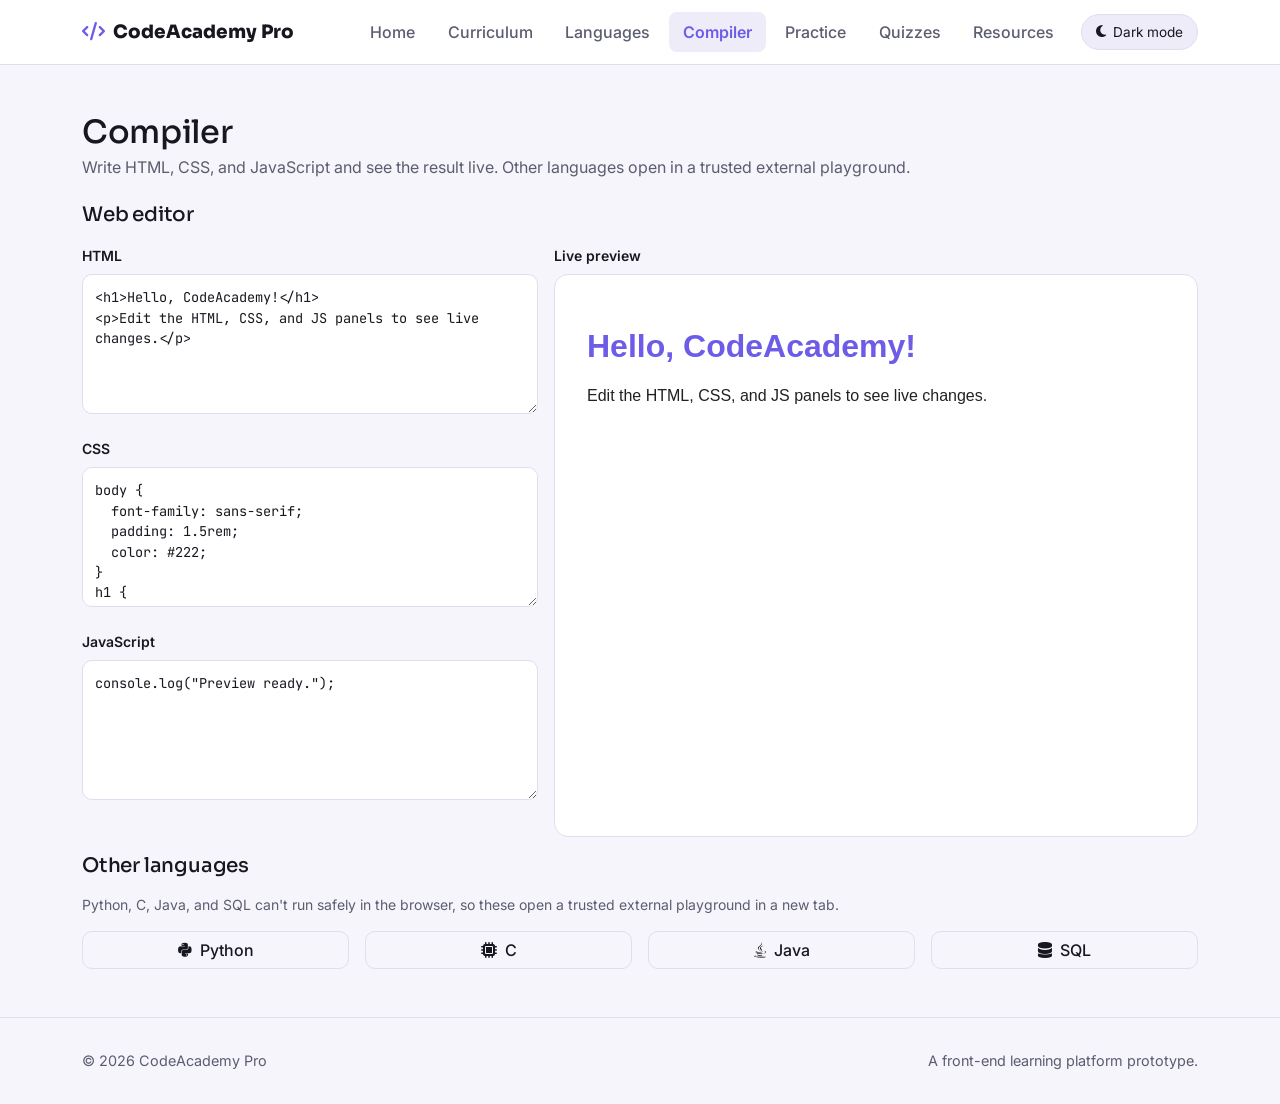
<file: compiler.html>
<!DOCTYPE html>
<html lang="en">
<head>
<meta charset="UTF-8">
<meta name="viewport" content="width=device-width, initial-scale=1.0">
<title>Compiler — CodeAcademy Pro</title>
<script>
  (function () {
    try {
      var theme = JSON.parse(localStorage.getItem('cap_theme')) || 'light';
      document.documentElement.setAttribute('data-theme', theme);
    } catch (e) { document.documentElement.setAttribute('data-theme', 'light'); }
  })();
</script>
<link rel="stylesheet" href="https://cdn.jsdelivr.net/npm/bootstrap@5.3.3/dist/css/bootstrap.min.css">
<link rel="stylesheet" href="https://cdnjs.cloudflare.com/ajax/libs/font-awesome/6.5.2/css/all.min.css">
<link rel="stylesheet" href="css/themes.css">
<link rel="stylesheet" href="css/main.css">
<link rel="stylesheet" href="css/responsive.css">
</head>
<body>
<a href="#mainContent" class="cap-skip-link">Skip to main content</a>

<nav class="navbar navbar-expand-lg cap-navbar">
  <div class="container">
    <a class="navbar-brand" href="index.html"><i class="fa-solid fa-code" aria-hidden="true"></i> CodeAcademy Pro</a>
    <button class="navbar-toggler" type="button" data-bs-toggle="collapse" data-bs-target="#mainNavbar" aria-controls="mainNavbar" aria-expanded="false" aria-label="Toggle navigation">
      <span class="navbar-toggler-icon"></span>
    </button>
    <div class="collapse navbar-collapse" id="mainNavbar">
      <ul class="navbar-nav ms-auto align-items-lg-center gap-lg-1">
        <li class="nav-item"><a class="nav-link" href="index.html">Home</a></li>
        <li class="nav-item"><a class="nav-link" href="curriculum.html">Curriculum</a></li>
        <li class="nav-item"><a class="nav-link" href="languages.html">Languages</a></li>
        <li class="nav-item"><a class="nav-link" href="compiler.html">Compiler</a></li>
        <li class="nav-item"><a class="nav-link" href="practice.html">Practice</a></li>
        <li class="nav-item"><a class="nav-link" href="quiz.html">Quizzes</a></li>
        <li class="nav-item"><a class="nav-link" href="resources.html">Resources</a></li>
        <li class="nav-item ms-lg-2 mt-2 mt-lg-0">
          <button class="cap-theme-toggle" type="button" data-theme-toggle aria-label="Toggle dark mode">
            <i class="fa-solid fa-moon" data-theme-icon aria-hidden="true"></i>
            <span data-theme-label>Dark mode</span>
          </button>
        </li>
      </ul>
    </div>
  </div>
</nav>

<main id="mainContent" class="py-5">
  <div class="container">
    <header class="mb-4">
      <h1 class="h2 mb-1">Compiler</h1>
      <p class="cap-muted">Write HTML, CSS, and JavaScript and see the result live. Other languages open in a trusted external playground.</p>
    </header>

    <section class="mb-5">
      <h2 class="h5 mb-3">Web editor</h2>
      <div class="row g-3">
        <div class="col-lg-5">
          <div class="cap-editor-panel mb-3">
            <label for="editorHtml" class="form-label small fw-semibold">HTML</label>
            <textarea id="editorHtml" aria-label="HTML editor"></textarea>
          </div>
          <div class="cap-editor-panel mb-3">
            <label for="editorCss" class="form-label small fw-semibold">CSS</label>
            <textarea id="editorCss" aria-label="CSS editor"></textarea>
          </div>
          <div class="cap-editor-panel">
            <label for="editorJs" class="form-label small fw-semibold">JavaScript</label>
            <textarea id="editorJs" aria-label="JavaScript editor"></textarea>
          </div>
        </div>
        <div class="col-lg-7">
          <label class="form-label small fw-semibold" for="editorPreview">Live preview</label>
          <iframe id="editorPreview" class="cap-editor-preview" title="Live code preview" sandbox="allow-scripts"></iframe>
        </div>
      </div>
    </section>

    <section>
      <h2 class="h5 mb-3">Other languages</h2>
      <p class="cap-muted small mb-3">Python, C, Java, and SQL can't run safely in the browser, so these open a trusted external playground in a new tab.</p>
      <div class="row g-3">
        <div class="col-6 col-md-3">
          <a href="#" class="btn cap-btn-outline w-100" data-external-compiler="python"><i class="fa-brands fa-python me-1" aria-hidden="true"></i> Python</a>
        </div>
        <div class="col-6 col-md-3">
          <a href="#" class="btn cap-btn-outline w-100" data-external-compiler="c"><i class="fa-solid fa-microchip me-1" aria-hidden="true"></i> C</a>
        </div>
        <div class="col-6 col-md-3">
          <a href="#" class="btn cap-btn-outline w-100" data-external-compiler="java"><i class="fa-brands fa-java me-1" aria-hidden="true"></i> Java</a>
        </div>
        <div class="col-6 col-md-3">
          <a href="#" class="btn cap-btn-outline w-100" data-external-compiler="sql"><i class="fa-solid fa-database me-1" aria-hidden="true"></i> SQL</a>
        </div>
      </div>
    </section>
  </div>
</main>

<footer class="cap-footer">
  <div class="container d-flex flex-wrap justify-content-between gap-2">
    <span>© 2026 CodeAcademy Pro</span>
    <span class="cap-muted">A front-end learning platform prototype.</span>
  </div>
</footer>

<div id="capToastContainer" class="toast-container position-fixed bottom-0 end-0 p-3" style="z-index: 1080;"></div>

<script src="https://cdn.jsdelivr.net/npm/bootstrap@5.3.3/dist/js/bootstrap.bundle.min.js"></script>
<script type="module">
  import { initNavbar } from './js/ui/navbar.js';
  import { initTheme } from './js/ui/theme.js';
  import { initCompilerPage } from './js/pages/compiler.js';

  initNavbar();
  initTheme();
  initCompilerPage();
</script>
</body>
</html>
</file>
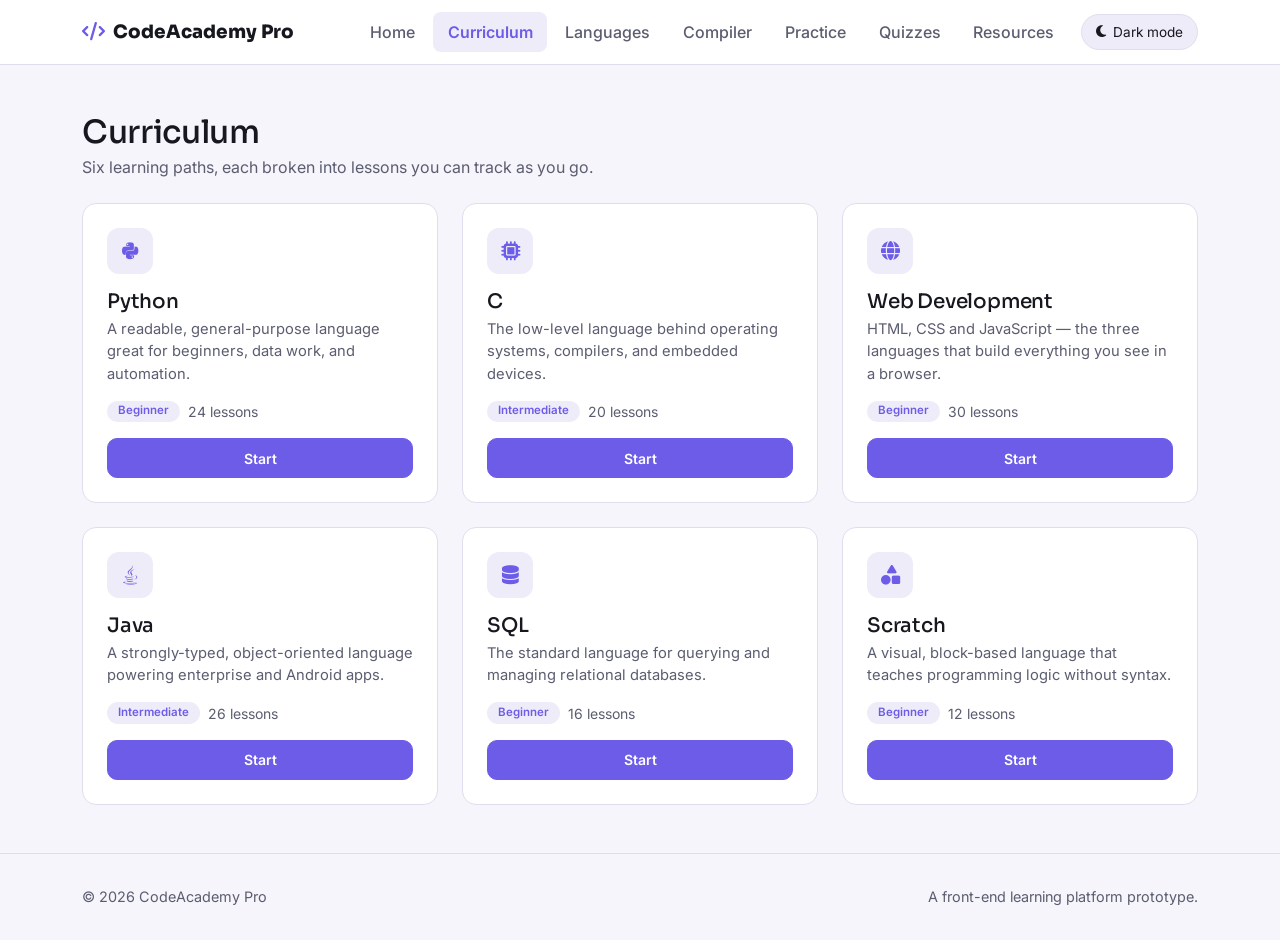
<file: curriculum.html>
<!DOCTYPE html>
<html lang="en">
<head>
<meta charset="UTF-8">
<meta name="viewport" content="width=device-width, initial-scale=1.0">
<title>Curriculum — CodeAcademy Pro</title>
<script>
  (function () {
    try {
      var theme = JSON.parse(localStorage.getItem('cap_theme')) || 'light';
      document.documentElement.setAttribute('data-theme', theme);
    } catch (e) { document.documentElement.setAttribute('data-theme', 'light'); }
  })();
</script>
<link rel="stylesheet" href="https://cdn.jsdelivr.net/npm/bootstrap@5.3.3/dist/css/bootstrap.min.css">
<link rel="stylesheet" href="https://cdnjs.cloudflare.com/ajax/libs/font-awesome/6.5.2/css/all.min.css">
<link rel="stylesheet" href="css/themes.css">
<link rel="stylesheet" href="css/main.css">
<link rel="stylesheet" href="css/responsive.css">
</head>
<body>
<a href="#mainContent" class="cap-skip-link">Skip to main content</a>

<nav class="navbar navbar-expand-lg cap-navbar">
  <div class="container">
    <a class="navbar-brand" href="index.html"><i class="fa-solid fa-code" aria-hidden="true"></i> CodeAcademy Pro</a>
    <button class="navbar-toggler" type="button" data-bs-toggle="collapse" data-bs-target="#mainNavbar" aria-controls="mainNavbar" aria-expanded="false" aria-label="Toggle navigation">
      <span class="navbar-toggler-icon"></span>
    </button>
    <div class="collapse navbar-collapse" id="mainNavbar">
      <ul class="navbar-nav ms-auto align-items-lg-center gap-lg-1">
        <li class="nav-item"><a class="nav-link" href="index.html">Home</a></li>
        <li class="nav-item"><a class="nav-link" href="curriculum.html">Curriculum</a></li>
        <li class="nav-item"><a class="nav-link" href="languages.html">Languages</a></li>
        <li class="nav-item"><a class="nav-link" href="compiler.html">Compiler</a></li>
        <li class="nav-item"><a class="nav-link" href="practice.html">Practice</a></li>
        <li class="nav-item"><a class="nav-link" href="quiz.html">Quizzes</a></li>
        <li class="nav-item"><a class="nav-link" href="resources.html">Resources</a></li>
        <li class="nav-item ms-lg-2 mt-2 mt-lg-0">
          <button class="cap-theme-toggle" type="button" data-theme-toggle aria-label="Toggle dark mode">
            <i class="fa-solid fa-moon" data-theme-icon aria-hidden="true"></i>
            <span data-theme-label>Dark mode</span>
          </button>
        </li>
      </ul>
    </div>
  </div>
</nav>

<main id="mainContent" class="py-5">
  <div class="container">
    <header class="mb-4">
      <h1 class="h2 mb-1">Curriculum</h1>
      <p class="cap-muted">Six learning paths, each broken into lessons you can track as you go.</p>
    </header>
    <div class="row g-4" id="curriculumGrid"></div>
  </div>
</main>

<footer class="cap-footer">
  <div class="container d-flex flex-wrap justify-content-between gap-2">
    <span>© 2026 CodeAcademy Pro</span>
    <span class="cap-muted">A front-end learning platform prototype.</span>
  </div>
</footer>

<div id="capToastContainer" class="toast-container position-fixed bottom-0 end-0 p-3" style="z-index: 1080;"></div>

<script src="https://cdn.jsdelivr.net/npm/bootstrap@5.3.3/dist/js/bootstrap.bundle.min.js"></script>
<script type="module">
  import { initNavbar } from './js/ui/navbar.js';
  import { initTheme } from './js/ui/theme.js';
  import { initCurriculumPage } from './js/pages/curriculum.js';

  initNavbar();
  initTheme();
  initCurriculumPage();
</script>
</body>
</html>
</file>
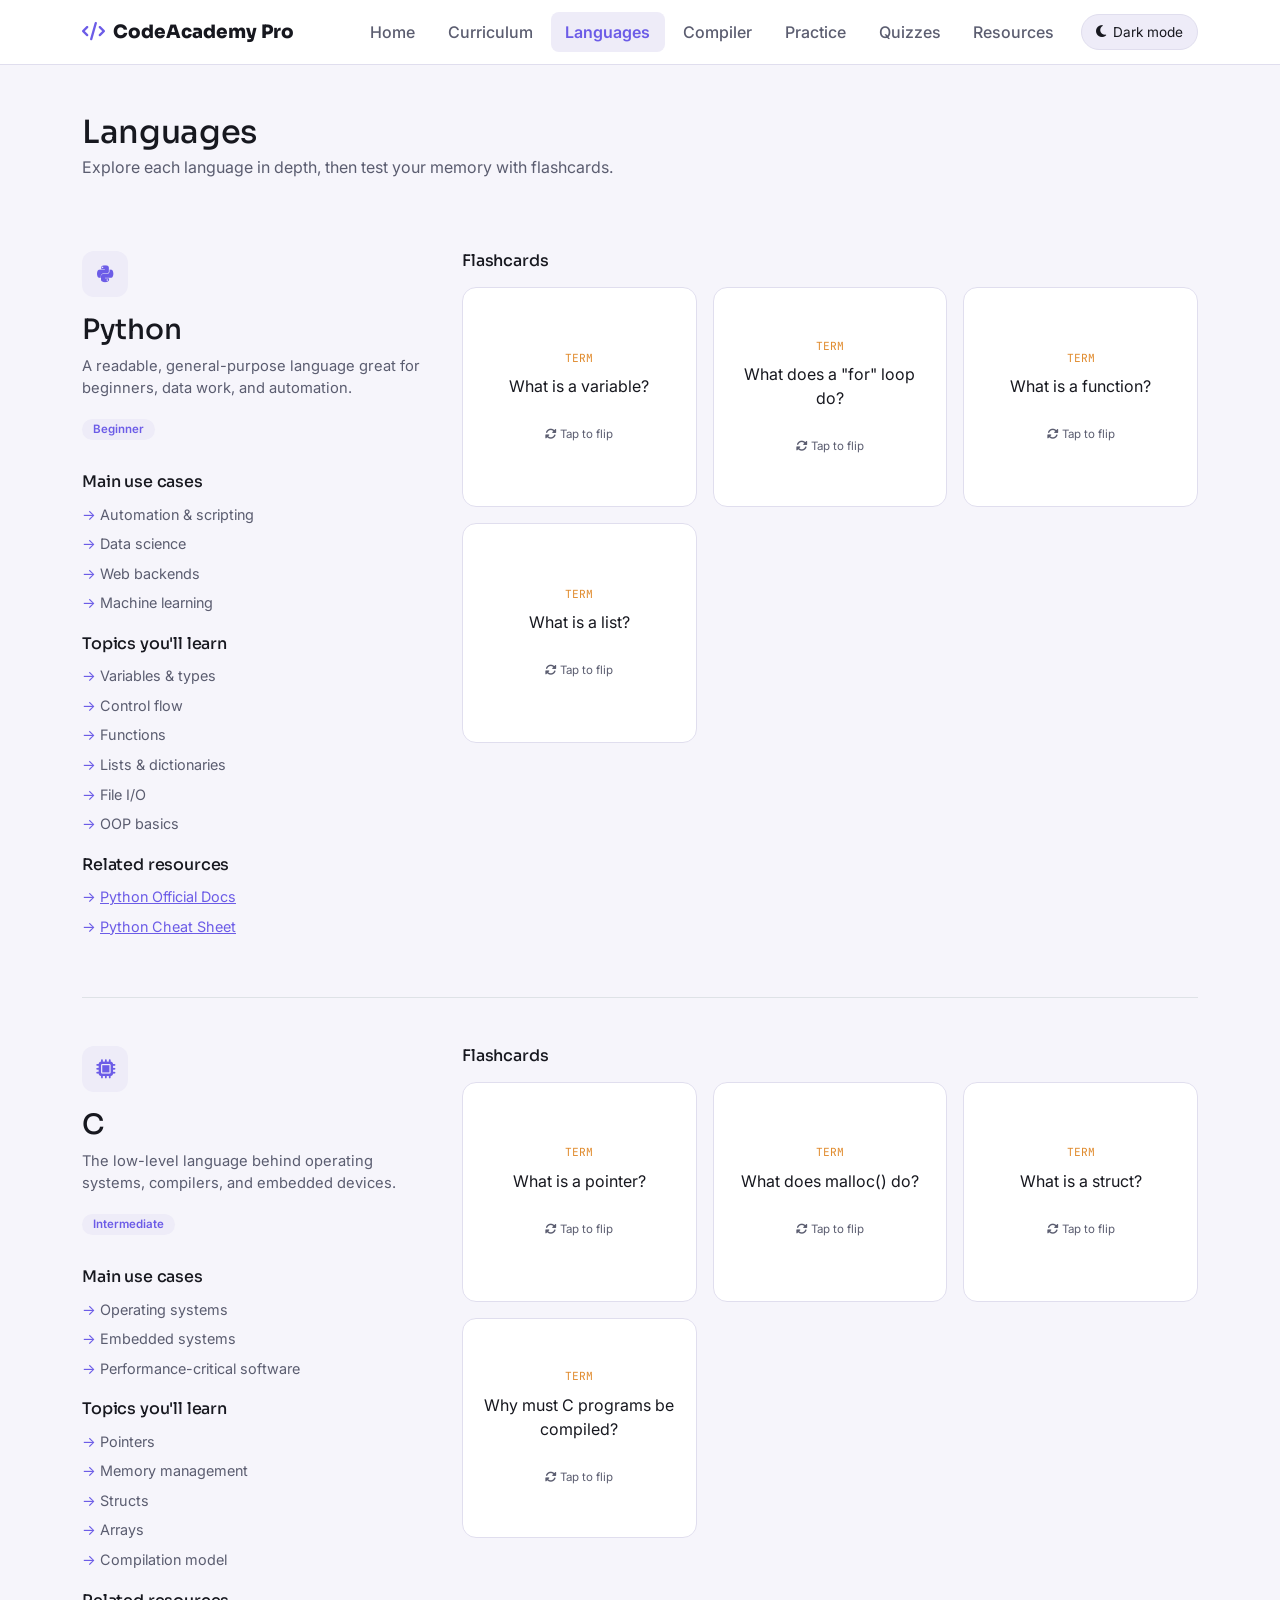
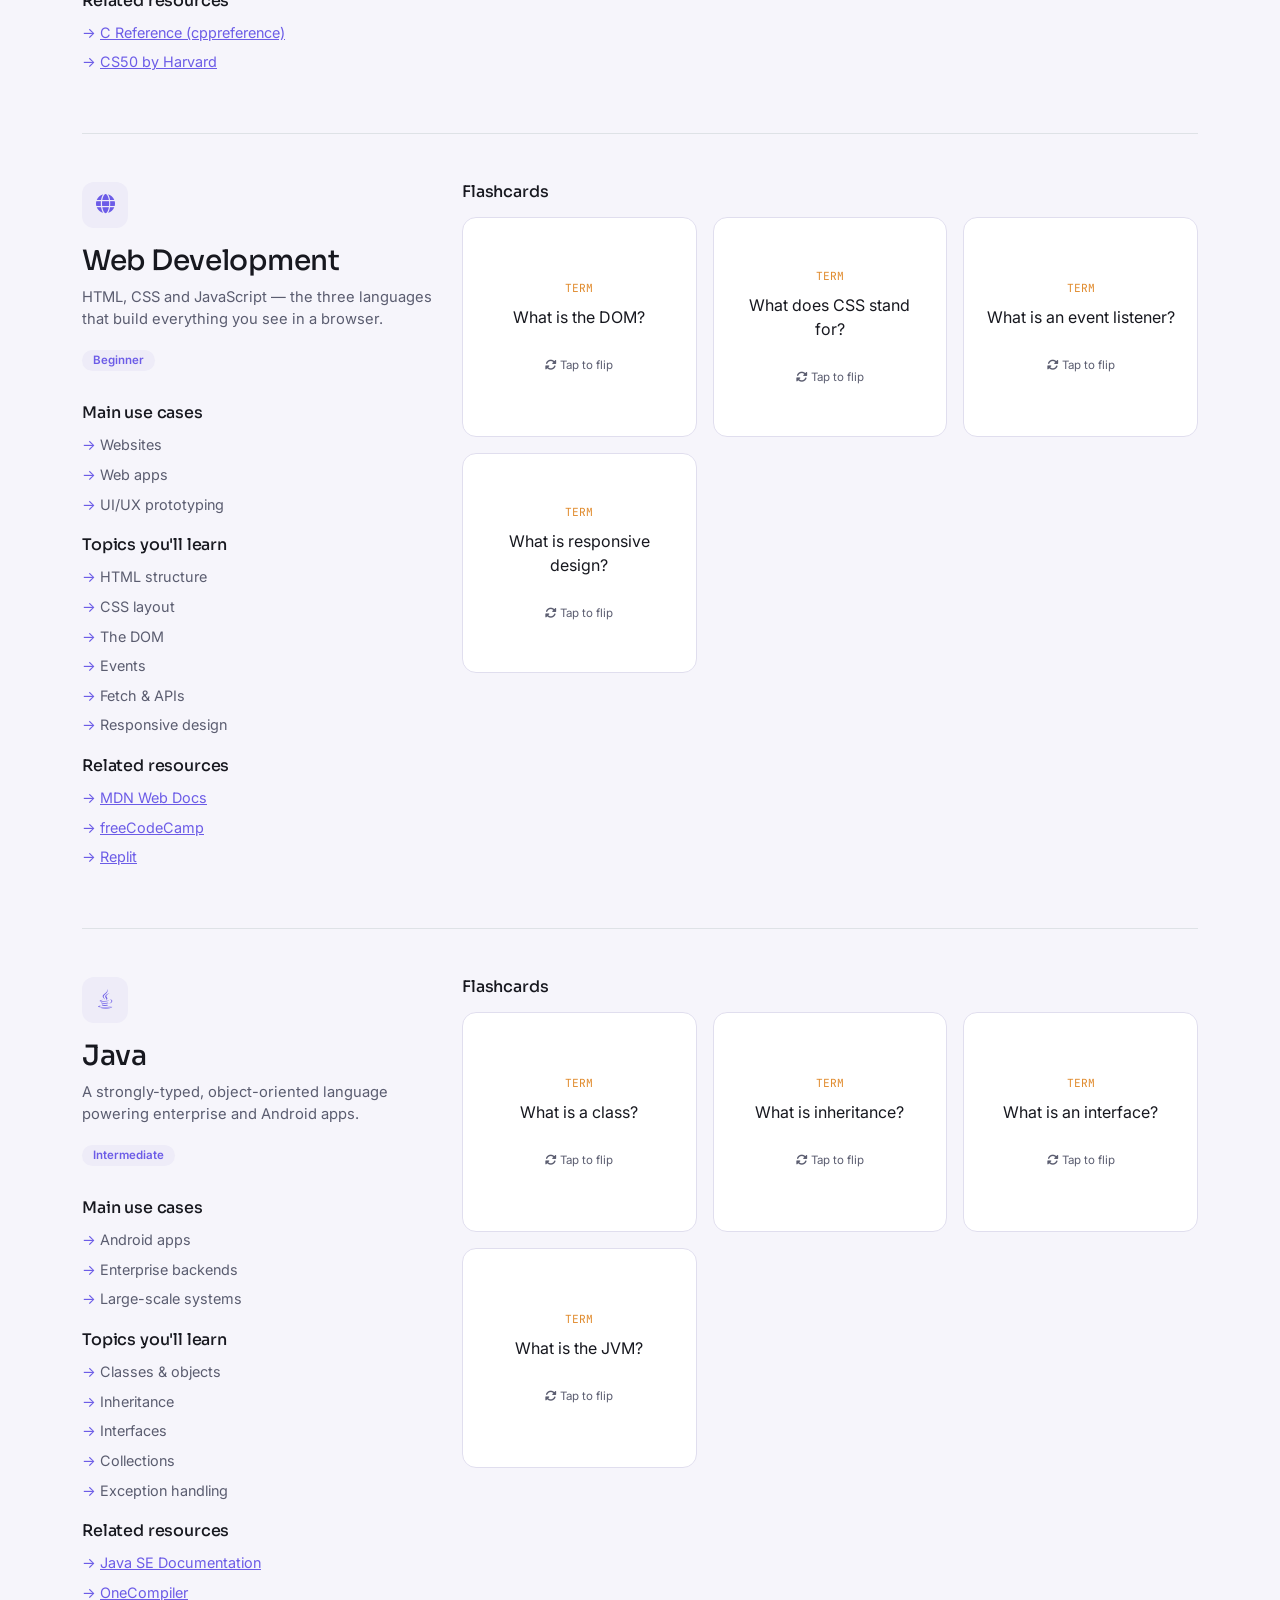
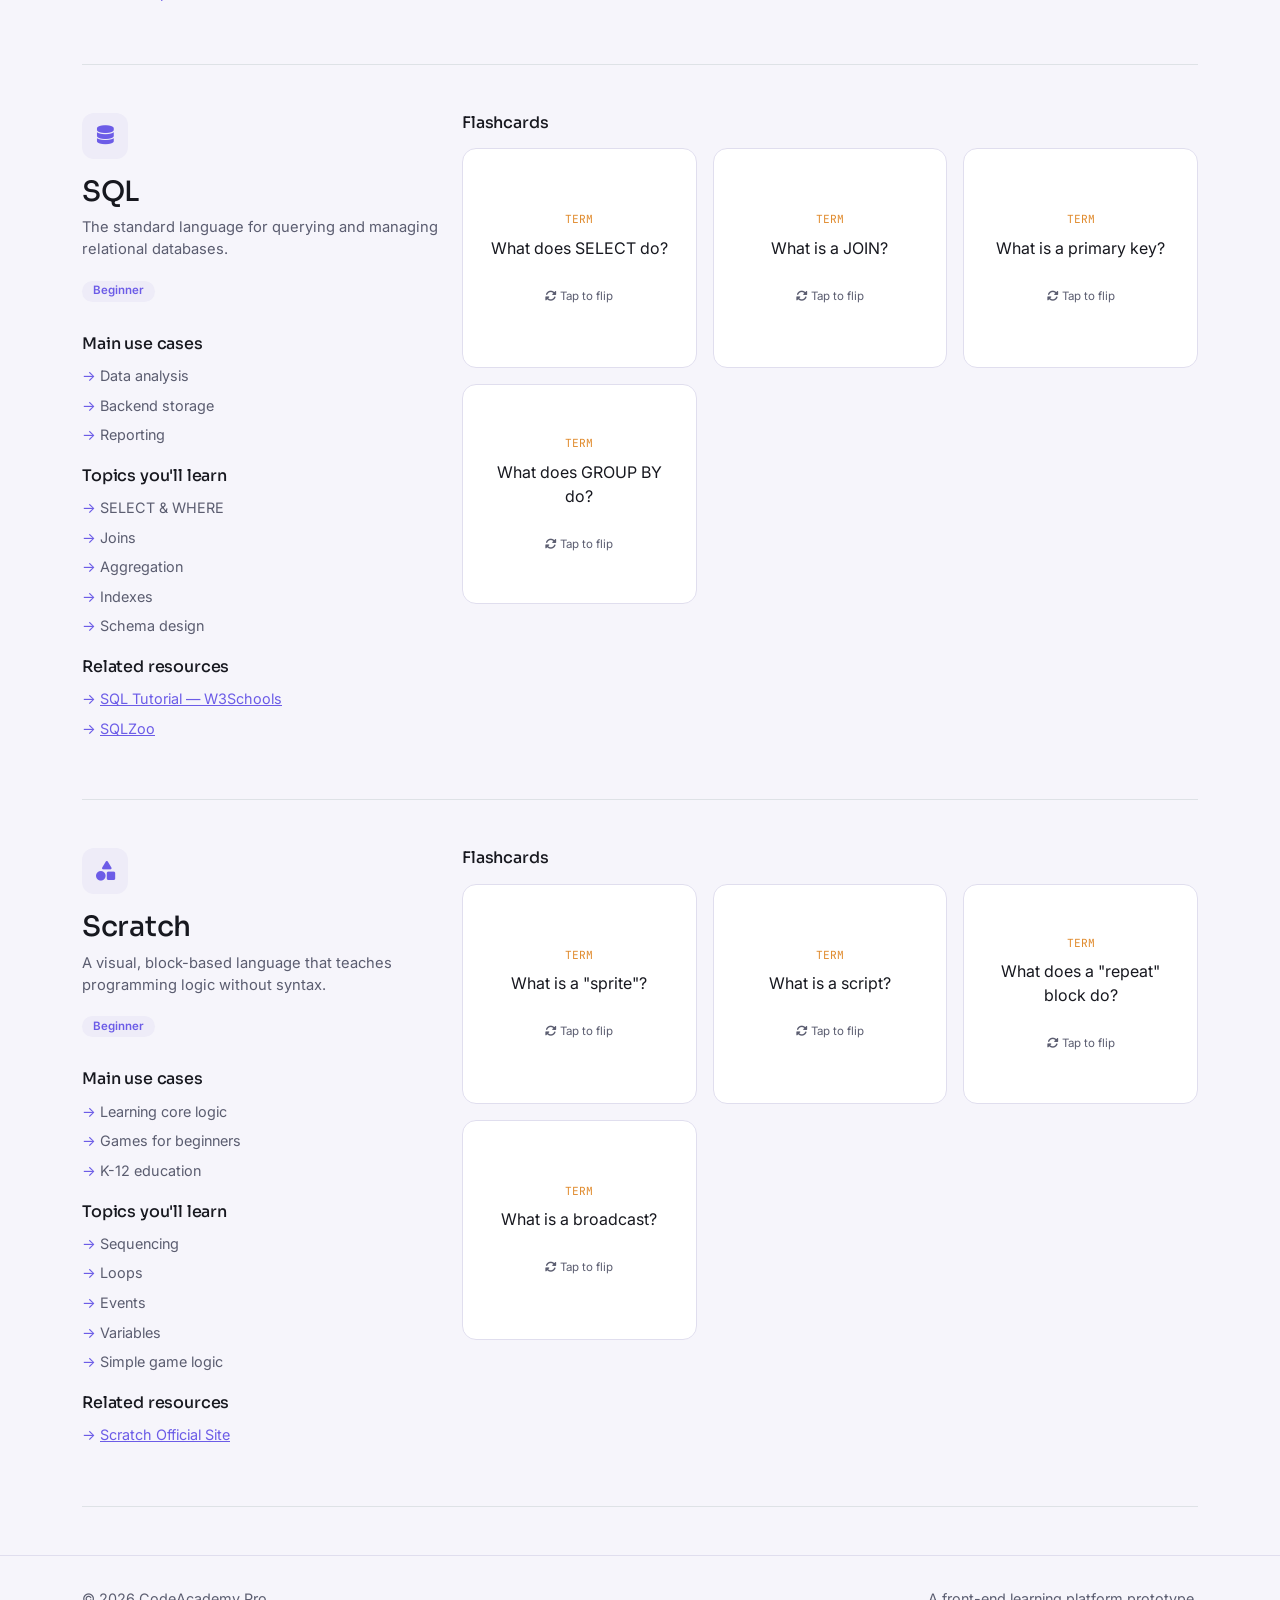
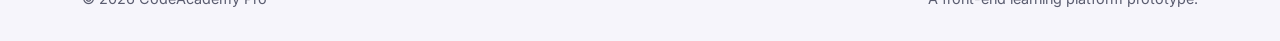
<file: languages.html>
<!DOCTYPE html>
<html lang="en">
<head>
<meta charset="UTF-8">
<meta name="viewport" content="width=device-width, initial-scale=1.0">
<title>Languages — CodeAcademy Pro</title>
<script>
  (function () {
    try {
      var theme = JSON.parse(localStorage.getItem('cap_theme')) || 'light';
      document.documentElement.setAttribute('data-theme', theme);
    } catch (e) { document.documentElement.setAttribute('data-theme', 'light'); }
  })();
</script>
<link rel="stylesheet" href="https://cdn.jsdelivr.net/npm/bootstrap@5.3.3/dist/css/bootstrap.min.css">
<link rel="stylesheet" href="https://cdnjs.cloudflare.com/ajax/libs/font-awesome/6.5.2/css/all.min.css">
<link rel="stylesheet" href="css/themes.css">
<link rel="stylesheet" href="css/main.css">
<link rel="stylesheet" href="css/responsive.css">
</head>
<body>
<a href="#mainContent" class="cap-skip-link">Skip to main content</a>

<nav class="navbar navbar-expand-lg cap-navbar">
  <div class="container">
    <a class="navbar-brand" href="index.html"><i class="fa-solid fa-code" aria-hidden="true"></i> CodeAcademy Pro</a>
    <button class="navbar-toggler" type="button" data-bs-toggle="collapse" data-bs-target="#mainNavbar" aria-controls="mainNavbar" aria-expanded="false" aria-label="Toggle navigation">
      <span class="navbar-toggler-icon"></span>
    </button>
    <div class="collapse navbar-collapse" id="mainNavbar">
      <ul class="navbar-nav ms-auto align-items-lg-center gap-lg-1">
        <li class="nav-item"><a class="nav-link" href="index.html">Home</a></li>
        <li class="nav-item"><a class="nav-link" href="curriculum.html">Curriculum</a></li>
        <li class="nav-item"><a class="nav-link" href="languages.html">Languages</a></li>
        <li class="nav-item"><a class="nav-link" href="compiler.html">Compiler</a></li>
        <li class="nav-item"><a class="nav-link" href="practice.html">Practice</a></li>
        <li class="nav-item"><a class="nav-link" href="quiz.html">Quizzes</a></li>
        <li class="nav-item"><a class="nav-link" href="resources.html">Resources</a></li>
        <li class="nav-item ms-lg-2 mt-2 mt-lg-0">
          <button class="cap-theme-toggle" type="button" data-theme-toggle aria-label="Toggle dark mode">
            <i class="fa-solid fa-moon" data-theme-icon aria-hidden="true"></i>
            <span data-theme-label>Dark mode</span>
          </button>
        </li>
      </ul>
    </div>
  </div>
</nav>

<main id="mainContent" class="py-5">
  <div class="container">
    <header class="mb-4">
      <h1 class="h2 mb-1">Languages</h1>
      <p class="cap-muted">Explore each language in depth, then test your memory with flashcards.</p>
    </header>
    <div id="languagesContainer"></div>
  </div>
</main>

<footer class="cap-footer">
  <div class="container d-flex flex-wrap justify-content-between gap-2">
    <span>© 2026 CodeAcademy Pro</span>
    <span class="cap-muted">A front-end learning platform prototype.</span>
  </div>
</footer>

<div id="capToastContainer" class="toast-container position-fixed bottom-0 end-0 p-3" style="z-index: 1080;"></div>

<script src="https://cdn.jsdelivr.net/npm/bootstrap@5.3.3/dist/js/bootstrap.bundle.min.js"></script>
<script type="module">
  import { initNavbar } from './js/ui/navbar.js';
  import { initTheme } from './js/ui/theme.js';
  import { initLanguagesPage } from './js/pages/languages.js';

  initNavbar();
  initTheme();
  initLanguagesPage();
</script>
</body>
</html>
</file>
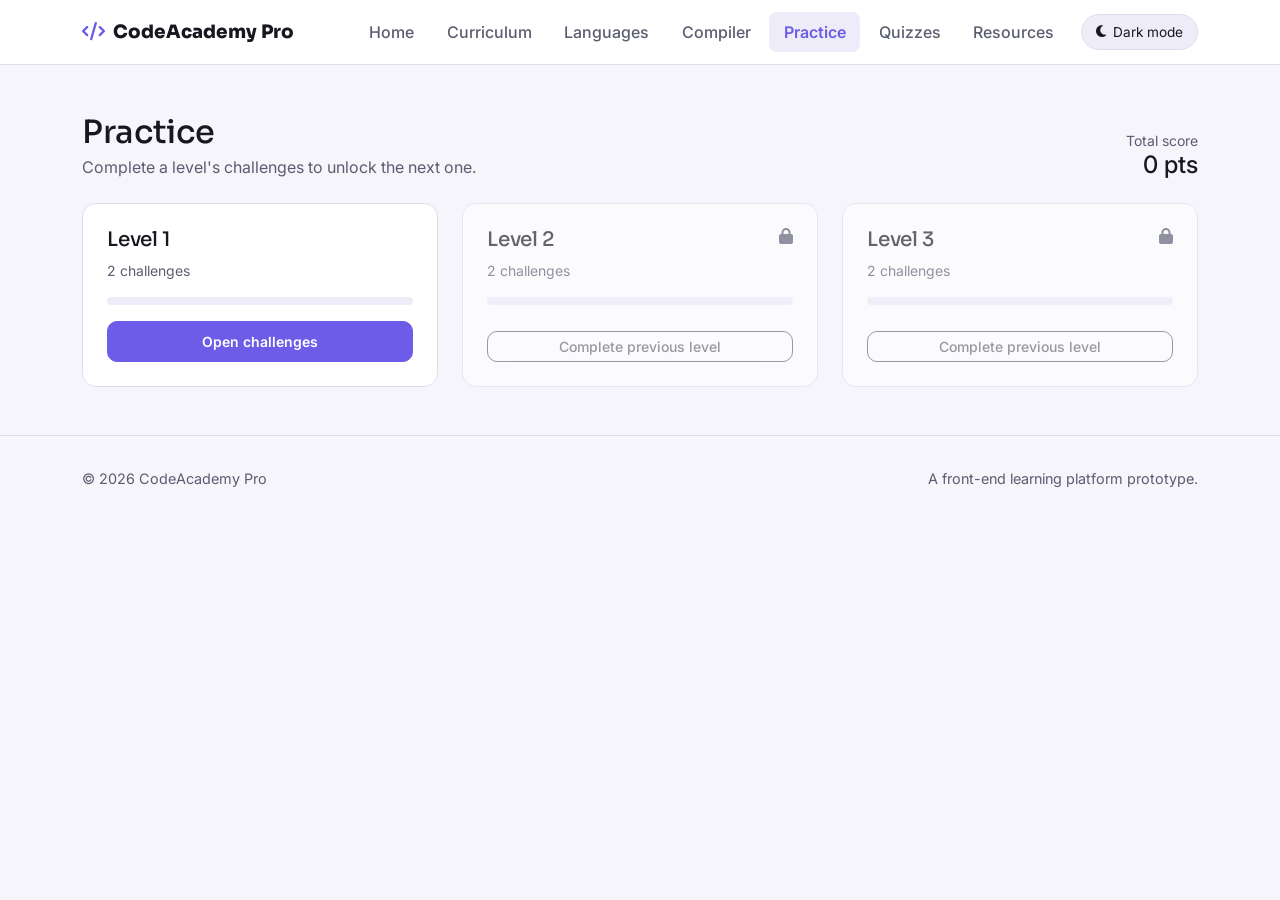
<file: practice.html>
<!DOCTYPE html>
<html lang="en">
<head>
<meta charset="UTF-8">
<meta name="viewport" content="width=device-width, initial-scale=1.0">
<title>Practice — CodeAcademy Pro</title>
<script>
  (function () {
    try {
      var theme = JSON.parse(localStorage.getItem('cap_theme')) || 'light';
      document.documentElement.setAttribute('data-theme', theme);
    } catch (e) { document.documentElement.setAttribute('data-theme', 'light'); }
  })();
</script>
<link rel="stylesheet" href="https://cdn.jsdelivr.net/npm/bootstrap@5.3.3/dist/css/bootstrap.min.css">
<link rel="stylesheet" href="https://cdnjs.cloudflare.com/ajax/libs/font-awesome/6.5.2/css/all.min.css">
<link rel="stylesheet" href="css/themes.css">
<link rel="stylesheet" href="css/main.css">
<link rel="stylesheet" href="css/responsive.css">
</head>
<body>
<a href="#mainContent" class="cap-skip-link">Skip to main content</a>

<nav class="navbar navbar-expand-lg cap-navbar">
  <div class="container">
    <a class="navbar-brand" href="index.html"><i class="fa-solid fa-code" aria-hidden="true"></i> CodeAcademy Pro</a>
    <button class="navbar-toggler" type="button" data-bs-toggle="collapse" data-bs-target="#mainNavbar" aria-controls="mainNavbar" aria-expanded="false" aria-label="Toggle navigation">
      <span class="navbar-toggler-icon"></span>
    </button>
    <div class="collapse navbar-collapse" id="mainNavbar">
      <ul class="navbar-nav ms-auto align-items-lg-center gap-lg-1">
        <li class="nav-item"><a class="nav-link" href="index.html">Home</a></li>
        <li class="nav-item"><a class="nav-link" href="curriculum.html">Curriculum</a></li>
        <li class="nav-item"><a class="nav-link" href="languages.html">Languages</a></li>
        <li class="nav-item"><a class="nav-link" href="compiler.html">Compiler</a></li>
        <li class="nav-item"><a class="nav-link" href="practice.html">Practice</a></li>
        <li class="nav-item"><a class="nav-link" href="quiz.html">Quizzes</a></li>
        <li class="nav-item"><a class="nav-link" href="resources.html">Resources</a></li>
        <li class="nav-item ms-lg-2 mt-2 mt-lg-0">
          <button class="cap-theme-toggle" type="button" data-theme-toggle aria-label="Toggle dark mode">
            <i class="fa-solid fa-moon" data-theme-icon aria-hidden="true"></i>
            <span data-theme-label>Dark mode</span>
          </button>
        </li>
      </ul>
    </div>
  </div>
</nav>

<main id="mainContent" class="py-5">
  <div class="container">
    <header class="d-flex flex-wrap justify-content-between align-items-end mb-4 gap-2">
      <div>
        <h1 class="h2 mb-1">Practice</h1>
        <p class="cap-muted mb-0">Complete a level's challenges to unlock the next one.</p>
      </div>
      <div class="text-end">
        <p class="cap-muted small mb-0">Total score</p>
        <p class="h4 mb-0"><span id="totalScore">0</span> pts</p>
      </div>
    </header>
    <div class="row g-4" id="levelsGrid"></div>
  </div>
</main>

<!-- Challenge modal -->
<div class="modal fade" id="challengeModal" tabindex="-1" aria-labelledby="challengeModalLabel" aria-hidden="true">
  <div class="modal-dialog modal-lg modal-dialog-scrollable">
    <div class="modal-content">
      <div class="modal-header">
        <h2 class="modal-title h5" id="challengeModalLabel">Level challenges</h2>
        <button type="button" class="btn-close" data-bs-dismiss="modal" aria-label="Close"></button>
      </div>
      <div class="modal-body" id="challengeList"></div>
    </div>
  </div>
</div>

<footer class="cap-footer">
  <div class="container d-flex flex-wrap justify-content-between gap-2">
    <span>© 2026 CodeAcademy Pro</span>
    <span class="cap-muted">A front-end learning platform prototype.</span>
  </div>
</footer>

<div id="capToastContainer" class="toast-container position-fixed bottom-0 end-0 p-3" style="z-index: 1080;"></div>

<script src="https://cdn.jsdelivr.net/npm/bootstrap@5.3.3/dist/js/bootstrap.bundle.min.js"></script>
<script type="module">
  import { initNavbar } from './js/ui/navbar.js';
  import { initTheme } from './js/ui/theme.js';
  import { initPracticePage } from './js/pages/practice.js';

  initNavbar();
  initTheme();
  initPracticePage();
</script>
</body>
</html>
</file>
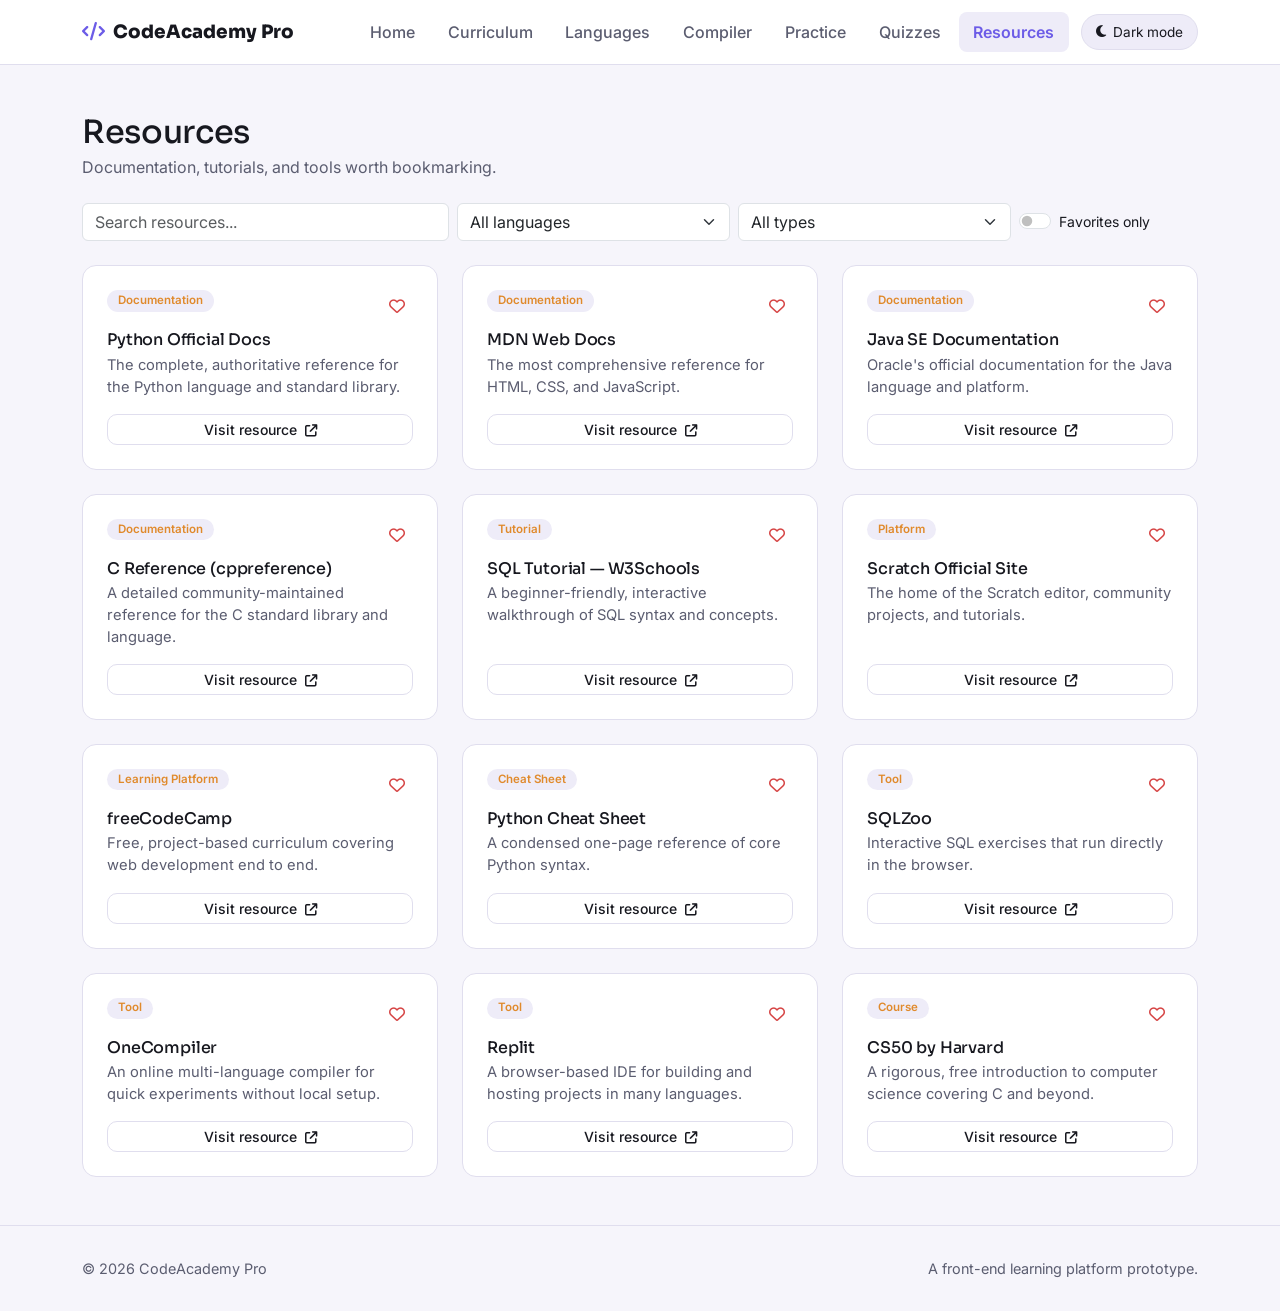
<file: resources.html>
<!DOCTYPE html>
<html lang="en">
<head>
<meta charset="UTF-8">
<meta name="viewport" content="width=device-width, initial-scale=1.0">
<title>Resources — CodeAcademy Pro</title>
<script>
  (function () {
    try {
      var theme = JSON.parse(localStorage.getItem('cap_theme')) || 'light';
      document.documentElement.setAttribute('data-theme', theme);
    } catch (e) { document.documentElement.setAttribute('data-theme', 'light'); }
  })();
</script>
<link rel="stylesheet" href="https://cdn.jsdelivr.net/npm/bootstrap@5.3.3/dist/css/bootstrap.min.css">
<link rel="stylesheet" href="https://cdnjs.cloudflare.com/ajax/libs/font-awesome/6.5.2/css/all.min.css">
<link rel="stylesheet" href="css/themes.css">
<link rel="stylesheet" href="css/main.css">
<link rel="stylesheet" href="css/responsive.css">
</head>
<body>
<a href="#mainContent" class="cap-skip-link">Skip to main content</a>

<nav class="navbar navbar-expand-lg cap-navbar">
  <div class="container">
    <a class="navbar-brand" href="index.html"><i class="fa-solid fa-code" aria-hidden="true"></i> CodeAcademy Pro</a>
    <button class="navbar-toggler" type="button" data-bs-toggle="collapse" data-bs-target="#mainNavbar" aria-controls="mainNavbar" aria-expanded="false" aria-label="Toggle navigation">
      <span class="navbar-toggler-icon"></span>
    </button>
    <div class="collapse navbar-collapse" id="mainNavbar">
      <ul class="navbar-nav ms-auto align-items-lg-center gap-lg-1">
        <li class="nav-item"><a class="nav-link" href="index.html">Home</a></li>
        <li class="nav-item"><a class="nav-link" href="curriculum.html">Curriculum</a></li>
        <li class="nav-item"><a class="nav-link" href="languages.html">Languages</a></li>
        <li class="nav-item"><a class="nav-link" href="compiler.html">Compiler</a></li>
        <li class="nav-item"><a class="nav-link" href="practice.html">Practice</a></li>
        <li class="nav-item"><a class="nav-link" href="quiz.html">Quizzes</a></li>
        <li class="nav-item"><a class="nav-link" href="resources.html">Resources</a></li>
        <li class="nav-item ms-lg-2 mt-2 mt-lg-0">
          <button class="cap-theme-toggle" type="button" data-theme-toggle aria-label="Toggle dark mode">
            <i class="fa-solid fa-moon" data-theme-icon aria-hidden="true"></i>
            <span data-theme-label>Dark mode</span>
          </button>
        </li>
      </ul>
    </div>
  </div>
</nav>

<main id="mainContent" class="py-5">
  <div class="container">
    <header class="mb-4">
      <h1 class="h2 mb-1">Resources</h1>
      <p class="cap-muted">Documentation, tutorials, and tools worth bookmarking.</p>
    </header>

    <div class="row g-2 mb-4">
      <div class="col-12 col-md-4">
        <label for="resourceSearchInput" class="visually-hidden">Search resources</label>
        <input type="search" id="resourceSearchInput" class="form-control" placeholder="Search resources..." autocomplete="off">
      </div>
      <div class="col-6 col-md-3">
        <label for="resourceCategoryFilter" class="visually-hidden">Filter by language</label>
        <select id="resourceCategoryFilter" class="form-select"></select>
      </div>
      <div class="col-6 col-md-3">
        <label for="resourceTypeFilter" class="visually-hidden">Filter by type</label>
        <select id="resourceTypeFilter" class="form-select"></select>
      </div>
      <div class="col-12 col-md-2 d-flex align-items-center">
        <div class="form-check form-switch">
          <input class="form-check-input" type="checkbox" id="resourceFavoritesToggle">
          <label class="form-check-label small" for="resourceFavoritesToggle">Favorites only</label>
        </div>
      </div>
    </div>

    <div class="row g-4" id="resourcesGrid"></div>
  </div>
</main>

<footer class="cap-footer">
  <div class="container d-flex flex-wrap justify-content-between gap-2">
    <span>© 2026 CodeAcademy Pro</span>
    <span class="cap-muted">A front-end learning platform prototype.</span>
  </div>
</footer>

<div id="capToastContainer" class="toast-container position-fixed bottom-0 end-0 p-3" style="z-index: 1080;"></div>

<script src="https://cdn.jsdelivr.net/npm/bootstrap@5.3.3/dist/js/bootstrap.bundle.min.js"></script>
<script type="module">
  import { initNavbar } from './js/ui/navbar.js';
  import { initTheme } from './js/ui/theme.js';
  import { initResourcesPage } from './js/pages/resources.js';

  initNavbar();
  initTheme();
  initResourcesPage();
</script>
</body>
</html>
</file>
<file: css/themes.css>
/* themes.css
   Design tokens. A coding-education product reads naturally in a dark,
   editor-like palette with a violet/amber accent pair pulled from syntax
   highlighting — not a generic SaaS card kit. Light mode is a genuine
   second theme, not just an inverted dark mode. */

:root,
[data-theme='light'] {
  --cap-bg: #f6f5fb;
  --cap-surface: #ffffff;
  --cap-surface-alt: #eeecf8;
  --cap-border: #e0deee;
  --cap-text: #17181f;
  --cap-text-dim: #5b5d70;
  --cap-accent: #6c5ce7;
  --cap-accent-dark: #5443c9;
  --cap-accent-2: #e08a2c;
  --cap-success: #1f9d55;
  --cap-danger: #d64545;
  --cap-radius: 14px;
  --cap-shadow: 0 1px 2px rgba(23, 24, 31, 0.06), 0 8px 24px rgba(23, 24, 31, 0.05);
  --cap-font-display: 'Sora', sans-serif;
  --cap-font-body: 'Inter', sans-serif;
  --cap-font-mono: 'JetBrains Mono', monospace;
}

[data-theme='dark'] {
  --cap-bg: #0f1016;
  --cap-surface: #171825;
  --cap-surface-alt: #1e2032;
  --cap-border: #2b2d42;
  --cap-text: #edecf7;
  --cap-text-dim: #a3a4bd;
  --cap-accent: #8b7ffb;
  --cap-accent-dark: #a99bff;
  --cap-accent-2: #ffb347;
  --cap-success: #4ade80;
  --cap-danger: #ff8080;
  --cap-shadow: 0 1px 2px rgba(0, 0, 0, 0.3), 0 12px 32px rgba(0, 0, 0, 0.35);
}
</file>
<file: css/main.css>
/* main.css
   Global design system for CodeAcademy Pro. Component styles live here;
   breakpoint-specific overrides live in responsive.css; color tokens live
   in themes.css. */

@import url('https://fonts.googleapis.com/css2?family=Sora:wght@600;700;800&family=Inter:wght@400;500;600&family=JetBrains+Mono:wght@400;600&display=swap');

* {
  box-sizing: border-box;
}

html {
  scroll-behavior: smooth;
}

body {
  background: var(--cap-bg);
  color: var(--cap-text);
  font-family: var(--cap-font-body);
  transition: background-color 0.2s ease, color 0.2s ease;
  min-height: 100vh;
}

h1, h2, h3, h4, h5, h6 {
  font-family: var(--cap-font-display);
  font-weight: 700;
  letter-spacing: -0.01em;
}

a {
  color: var(--cap-accent);
}

.cap-muted {
  color: var(--cap-text-dim);
}

.cap-text-success { color: var(--cap-success) !important; }
.cap-text-danger { color: var(--cap-danger) !important; }

/* ---------- Skip link / focus ---------- */
.cap-skip-link {
  position: absolute;
  left: -9999px;
  top: 0;
  background: var(--cap-accent);
  color: #fff;
  padding: 0.6rem 1rem;
  z-index: 2000;
  border-radius: 0 0 8px 0;
}
.cap-skip-link:focus {
  left: 0;
}

:focus-visible {
  outline: 3px solid var(--cap-accent-2);
  outline-offset: 2px;
}

/* ---------- Navbar ---------- */
.cap-navbar {
  background: var(--cap-surface);
  border-bottom: 1px solid var(--cap-border);
  padding-block: 0.75rem;
}

.cap-navbar .navbar-brand {
  font-family: var(--cap-font-display);
  font-weight: 800;
  font-size: 1.15rem;
  color: var(--cap-text);
  display: flex;
  align-items: center;
  gap: 0.5rem;
}

.cap-navbar .navbar-brand i {
  color: var(--cap-accent);
}

.cap-navbar .nav-link {
  color: var(--cap-text-dim);
  font-weight: 500;
  padding: 0.5rem 0.9rem !important;
  border-radius: 8px;
}

.cap-navbar .nav-link:hover {
  color: var(--cap-text);
  background: var(--cap-surface-alt);
}

.cap-navbar .nav-link.active {
  color: var(--cap-accent);
  background: var(--cap-surface-alt);
  font-weight: 600;
}

.cap-theme-toggle {
  border: 1px solid var(--cap-border);
  background: var(--cap-surface-alt);
  color: var(--cap-text);
  border-radius: 999px;
  padding: 0.4rem 0.9rem;
  display: inline-flex;
  align-items: center;
  gap: 0.4rem;
  font-size: 0.85rem;
}

/* ---------- Hero ---------- */
.cap-hero {
  padding-block: clamp(2.5rem, 6vw, 5rem);
}

.cap-hero-eyebrow {
  font-family: var(--cap-font-mono);
  color: var(--cap-accent-2);
  font-size: 0.85rem;
}

.cap-hero h1 {
  font-size: clamp(2.1rem, 5vw, 3.4rem);
  line-height: 1.1;
}

.cap-hero-typed {
  color: var(--cap-accent);
}

.cap-hero-desc {
  color: var(--cap-text-dim);
  max-width: 46ch;
  font-size: 1.05rem;
}

.cap-code-mock {
  background: var(--cap-surface);
  border: 1px solid var(--cap-border);
  border-radius: var(--cap-radius);
  box-shadow: var(--cap-shadow);
  font-family: var(--cap-font-mono);
  font-size: 0.85rem;
  overflow: hidden;
}

.cap-code-mock-header {
  background: var(--cap-surface-alt);
  padding: 0.6rem 1rem;
  display: flex;
  gap: 0.4rem;
}

.cap-code-mock-dot {
  width: 10px;
  height: 10px;
  border-radius: 50%;
  display: inline-block;
}

.cap-code-mock-body {
  padding: 1.25rem;
  white-space: pre;
  overflow-x: auto;
  color: var(--cap-text-dim);
}

.cap-code-mock-body .kw { color: var(--cap-accent); }
.cap-code-mock-body .fn { color: var(--cap-accent-2); }
.cap-code-mock-body .str { color: var(--cap-success); }

/* ---------- Buttons ---------- */
.cap-btn-primary {
  background: var(--cap-accent);
  border: 1px solid var(--cap-accent);
  color: #ffffff;
  border-radius: 10px;
  font-weight: 600;
  padding: 0.55rem 1.2rem;
}
.cap-btn-primary:hover {
  background: var(--cap-accent-dark);
  border-color: var(--cap-accent-dark);
  color: #fff;
}

.cap-btn-outline {
  background: transparent;
  border: 1px solid var(--cap-border);
  color: var(--cap-text);
  border-radius: 10px;
  font-weight: 500;
}
.cap-btn-outline:hover {
  border-color: var(--cap-accent);
  color: var(--cap-accent);
}

/* ---------- Cards ---------- */
.cap-card {
  background: var(--cap-surface);
  border: 1px solid var(--cap-border);
  border-radius: var(--cap-radius);
  display: flex;
  flex-direction: column;
  transition: border-color 0.15s ease, transform 0.15s ease;
}
.cap-card:hover {
  border-color: var(--cap-accent);
}

.cap-card-icon {
  width: 46px;
  height: 46px;
  border-radius: 12px;
  background: var(--cap-surface-alt);
  color: var(--cap-accent);
  display: flex;
  align-items: center;
  justify-content: center;
  font-size: 1.2rem;
}

.cap-card-desc {
  color: var(--cap-text-dim);
  font-size: 0.92rem;
}

.cap-card-locked {
  opacity: 0.65;
}

.cap-badge {
  background: var(--cap-surface-alt);
  color: var(--cap-accent);
  font-weight: 600;
  border-radius: 999px;
  padding: 0.3rem 0.7rem;
  font-size: 0.72rem;
}

.cap-badge-alt {
  background: var(--cap-surface-alt);
  color: var(--cap-accent-2);
  font-weight: 600;
  border-radius: 999px;
  padding: 0.3rem 0.7rem;
  font-size: 0.72rem;
}

.cap-badge-success {
  background: rgba(31, 157, 85, 0.15);
  color: var(--cap-success);
  font-weight: 600;
  border-radius: 999px;
  padding: 0.3rem 0.7rem;
  font-size: 0.72rem;
}

/* ---------- Progress ---------- */
.cap-progress {
  height: 8px;
  background: var(--cap-surface-alt);
  border-radius: 999px;
}
.cap-progress .progress-bar {
  background: var(--cap-accent);
  border-radius: 999px;
}

/* ---------- Search ---------- */
.cap-search-wrapper {
  position: relative;
}
.cap-search-results {
  position: absolute;
  top: calc(100% + 8px);
  left: 0;
  right: 0;
  background: var(--cap-surface);
  border: 1px solid var(--cap-border);
  border-radius: var(--cap-radius);
  box-shadow: var(--cap-shadow);
  z-index: 50;
  max-height: 320px;
  overflow-y: auto;
  padding: 0.5rem;
}
.cap-search-result {
  display: block;
  padding: 0.55rem 0.75rem;
  border-radius: 8px;
  color: var(--cap-text);
  text-decoration: none;
}
.cap-search-result:hover {
  background: var(--cap-surface-alt);
}

/* ---------- Flashcards ---------- */
.cap-flashcard {
  perspective: 1200px;
  height: 220px;
  cursor: pointer;
}
.cap-flashcard-inner {
  position: relative;
  width: 100%;
  height: 100%;
  transition: transform 0.5s;
  transform-style: preserve-3d;
}
.cap-flashcard.is-flipped .cap-flashcard-inner {
  transform: rotateY(180deg);
}
.cap-flashcard-face {
  position: absolute;
  inset: 0;
  backface-visibility: hidden;
  border-radius: var(--cap-radius);
  border: 1px solid var(--cap-border);
  background: var(--cap-surface);
  padding: 1.25rem;
  display: flex;
  flex-direction: column;
  justify-content: center;
  text-align: center;
}
.cap-flashcard-back {
  transform: rotateY(180deg);
  background: var(--cap-surface-alt);
}
.cap-flashcard-label {
  font-family: var(--cap-font-mono);
  font-size: 0.7rem;
  color: var(--cap-accent-2);
  text-transform: uppercase;
  margin-bottom: 0.5rem;
}
.cap-flashcard-hint {
  font-size: 0.72rem;
  color: var(--cap-text-dim);
  margin-top: 0.75rem;
}

/* ---------- Quiz / challenge options ---------- */
.cap-quiz-option {
  background: var(--cap-surface);
  border: 1px solid var(--cap-border);
  color: var(--cap-text);
  border-radius: 10px;
  padding: 0.7rem 1rem;
}
.cap-quiz-option:hover {
  border-color: var(--cap-accent);
}
.cap-quiz-option.is-selected {
  border-color: var(--cap-accent);
  background: var(--cap-surface-alt);
}

.cap-result-icon {
  font-size: 3.5rem;
}

.cap-challenge-item {
  background: var(--cap-surface-alt);
  border-radius: var(--cap-radius);
  padding: 1.25rem;
  margin-bottom: 1rem;
}
.cap-challenge-item.is-completed {
  border: 1px solid var(--cap-success);
}

/* ---------- Compiler ---------- */
.cap-editor-panel textarea {
  font-family: var(--cap-font-mono);
  font-size: 0.85rem;
  background: var(--cap-surface);
  color: var(--cap-text);
  border: 1px solid var(--cap-border);
  border-radius: 10px;
  min-height: 140px;
  width: 100%;
  padding: 0.75rem;
  resize: vertical;
}
.cap-editor-preview {
  width: 100%;
  height: 100%;
  min-height: 420px;
  border: 1px solid var(--cap-border);
  border-radius: var(--cap-radius);
  background: #ffffff;
}

/* ---------- Certificate ---------- */
.cap-certificate {
  background: var(--cap-surface);
  border: 3px double var(--cap-accent);
  border-radius: var(--cap-radius);
  padding: clamp(2rem, 6vw, 4rem);
  text-align: center;
  max-width: 720px;
  margin-inline: auto;
}
.cap-cert-brand {
  font-family: var(--cap-font-mono);
  color: var(--cap-accent-2);
  letter-spacing: 0.05em;
}
.cap-cert-title {
  font-size: 1.8rem;
  margin: 0.5rem 0 1.5rem;
}
.cap-cert-line {
  color: var(--cap-text-dim);
  margin-bottom: 0.25rem;
}
.cap-cert-name {
  font-size: 1.6rem;
  font-weight: 700;
  color: var(--cap-accent);
  margin-bottom: 0.75rem;
}
.cap-cert-course {
  font-weight: 600;
  margin-bottom: 1.5rem;
}
.cap-cert-meta {
  display: flex;
  justify-content: center;
  gap: 2rem;
  font-family: var(--cap-font-mono);
  font-size: 0.85rem;
  color: var(--cap-text-dim);
}

/* ---------- Empty states ---------- */
.cap-empty-state i {
  font-size: 2.2rem;
  color: var(--cap-text-dim);
}

.cap-plain-list {
  list-style: none;
  padding: 0;
  margin: 0 0 0.5rem;
}
.cap-plain-list li {
  padding: 0.25rem 0;
  color: var(--cap-text-dim);
  font-size: 0.9rem;
}
.cap-plain-list li::before {
  content: '→ ';
  color: var(--cap-accent);
}

.cap-fav-btn {
  border: none;
  background: transparent;
  color: var(--cap-danger);
  font-size: 1rem;
}

/* ---------- Footer ---------- */
.cap-footer {
  border-top: 1px solid var(--cap-border);
  padding: 2rem 0;
  color: var(--cap-text-dim);
  font-size: 0.9rem;
}

/* ---------- Print ---------- */
@media print {
  .cap-navbar, .cap-footer, .no-print, .cap-btn-primary, .cap-btn-outline, .btn {
    display: none !important;
  }
  .cap-certificate {
    box-shadow: none;
    border: 2px solid #000;
    margin: 0 auto;
  }
  body {
    background: #fff;
  }
}
</file>
<file: css/responsive.css>
/* responsive.css
   Breakpoint-specific adjustments. Bootstrap's grid handles most layout;
   these rules cover the custom components (hero, flashcards, editor,
   certificate) that need extra tuning at small sizes. */

/* ≤375px: tightest phones */
@media (max-width: 375px) {
  .cap-hero h1 {
    font-size: 1.8rem;
  }
  .cap-cert-name {
    font-size: 1.2rem;
  }
  .cap-flashcard {
    height: 200px;
  }
}

/* ≤425px */
@media (max-width: 425px) {
  .cap-code-mock-body {
    font-size: 0.75rem;
  }
  .cap-cert-meta {
    flex-direction: column;
    gap: 0.4rem;
  }
}

/* < 576px: stack nav search full width, single column grids handled by Bootstrap col classes already */
@media (max-width: 575.98px) {
  .cap-search-results {
    left: 0;
    right: 0;
  }
  .cap-hero {
    text-align: center;
  }
  .cap-hero-desc {
    margin-inline: auto;
  }
}

/* ≤768px: tablets — editor panels stack, already col-12 in markup, just size tweaks */
@media (max-width: 768px) {
  .cap-editor-preview {
    min-height: 280px;
  }
  .cap-flashcard {
    height: 200px;
  }
}

/* Ensure no component forces horizontal scroll on any width */
html, body {
  overflow-x: hidden;
}

img, svg, iframe, textarea {
  max-width: 100%;
}

/* Large screens: cap content width for readability of hero/description text */
@media (min-width: 1440px) {
  .cap-hero-desc {
    max-width: 52ch;
  }
}
</file>
